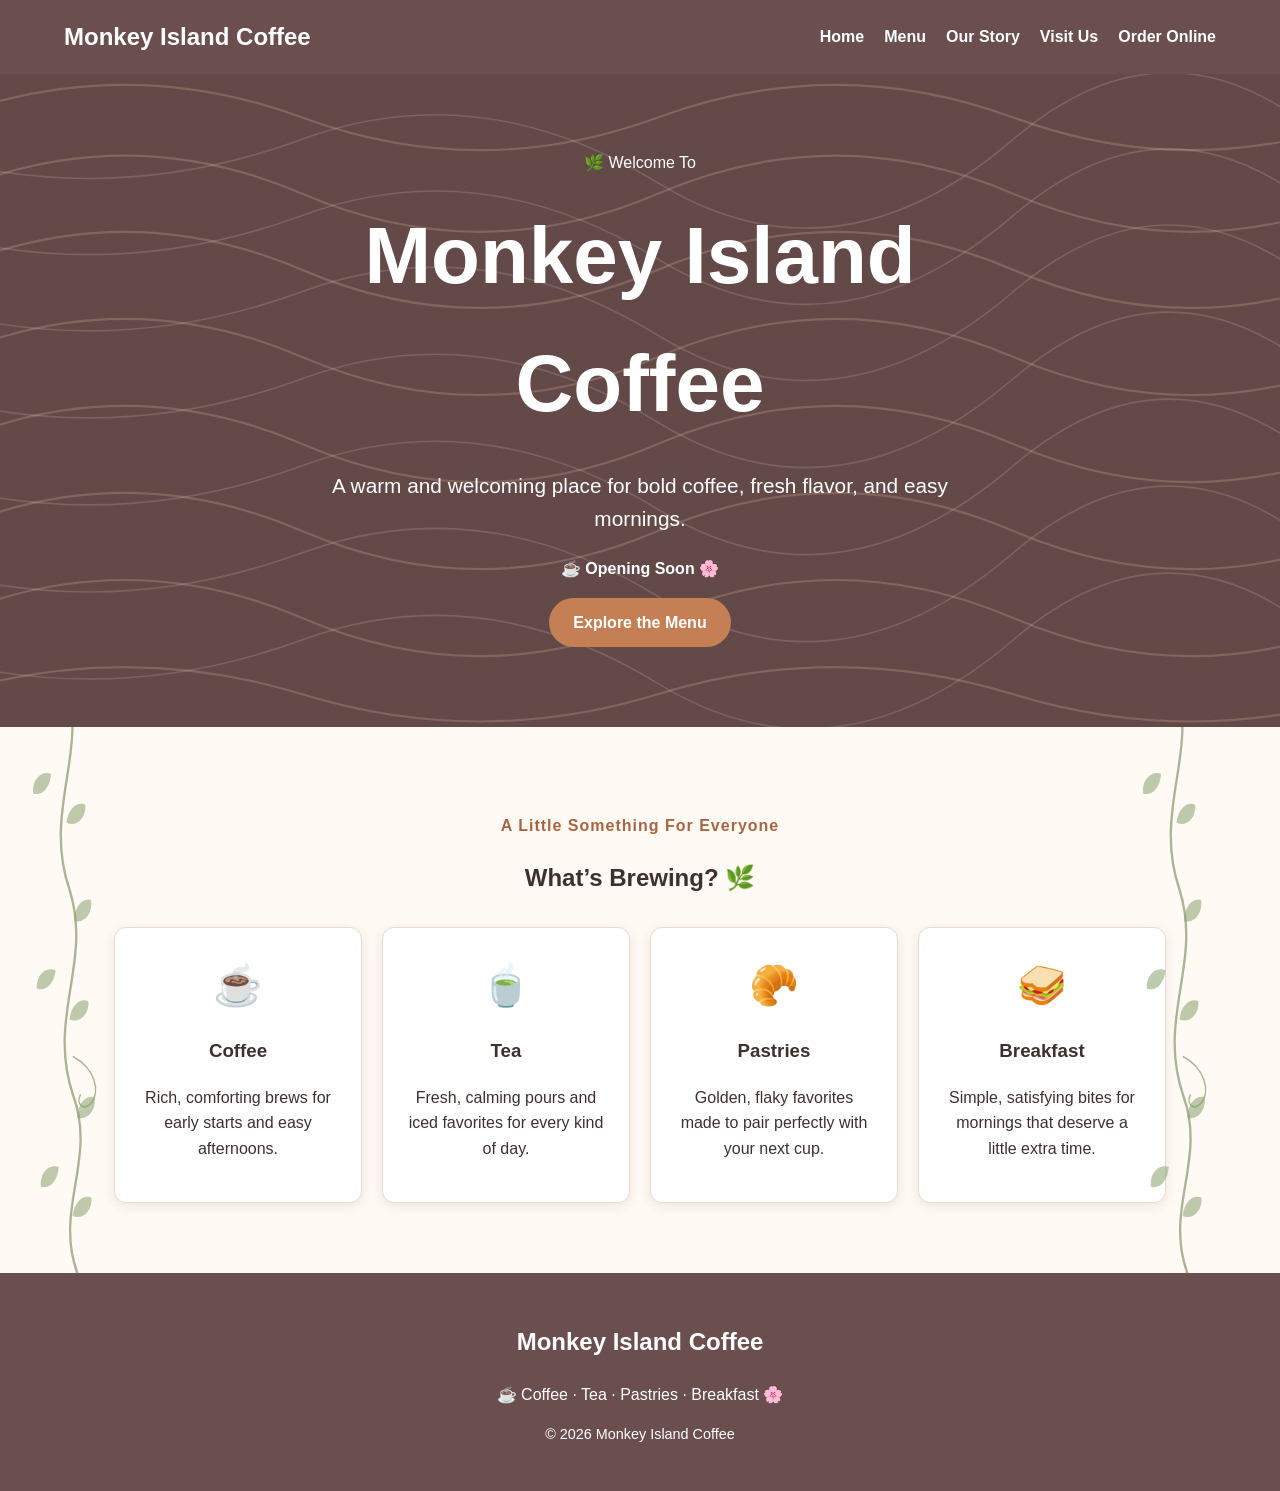
<file: index.html>
<!DOCTYPE html>
<html lang="en">
<head>
    <meta charset="UTF-8">
    <meta name="viewport" content="width=device-width, initial-scale=1.0">
    <title>Monkey Island Coffee</title>
    <link rel="stylesheet" href="css/style.css">
</head>
<body>
    <header>
        <nav class="navbar">
            <div class="logo">
                Monkey Island Coffee
            </div>

            <div class="nav-links">
                <a href="index.html">Home</a>
                <a href="menu.html">Menu</a>
                <a href="story.html">Our Story</a>
                <a href="visit.html">Visit Us</a>
                <a href="order.html">Order Online</a>
            </div>
        </nav>
    </header>

    <main>
        <svg class="hero-vines hero-vines-left" viewBox="0 0 220 1220" preserveAspectRatio="none" aria-hidden="true">
            <defs>
                <path id="vine-leaf" d="M0 0 C 8 -12 22 -14 30 -6 C 26 6 10 10 0 0 Z" />
            </defs>
            <path class="vine-stem" d="M30 -10 C 70 60 15 140 60 220 C 90 275 45 340 80 430 C 110 505 50 550 85 620 C 115 690 55 750 90 830 C 120 905 60 960 95 1040 C 125 1105 70 1155 100 1220" />
            <path class="vine-stem vine-tendril" d="M60 220 C 92 236 102 264 86 280 C 76 289 64 281 71 270" />
            <path class="vine-stem vine-tendril" d="M60 560 C 88 570 96 594 82 606 C 73 613 63 606 69 597" />
            <path class="vine-stem vine-tendril" d="M95 1000 C 123 1012 131 1036 117 1048 C 108 1055 98 1048 104 1039" />
            <use href="#vine-leaf" transform="translate(48 52) rotate(-32)" />
            <use href="#vine-leaf" transform="translate(33 96) rotate(152)" />
            <use href="#vine-leaf" transform="translate(50 148) rotate(-24)" />
            <use href="#vine-leaf" transform="translate(41 200) rotate(158)" />
            <use href="#vine-leaf" transform="translate(66 244) rotate(-36)" />
            <use href="#vine-leaf" transform="translate(62 300) rotate(150)" />
            <use href="#vine-leaf" transform="translate(70 356) rotate(-28)" />
            <use href="#vine-leaf" transform="translate(88 462) rotate(-30)" />
            <use href="#vine-leaf" transform="translate(64 512) rotate(152)" />
            <use href="#vine-leaf" transform="translate(82 560) rotate(-24)" />
            <use href="#vine-leaf" transform="translate(92 662) rotate(-32)" />
            <use href="#vine-leaf" transform="translate(66 712) rotate(150)" />
            <use href="#vine-leaf" transform="translate(86 762) rotate(-26)" />
            <use href="#vine-leaf" transform="translate(96 862) rotate(-34)" />
            <use href="#vine-leaf" transform="translate(72 912) rotate(154)" />
            <use href="#vine-leaf" transform="translate(90 962) rotate(-26)" />
            <use href="#vine-leaf" transform="translate(100 1062) rotate(-32)" />
            <use href="#vine-leaf" transform="translate(76 1112) rotate(150)" />
            <use href="#vine-leaf" transform="translate(94 1162) rotate(-26)" />
        </svg>
        <svg class="hero-vines hero-vines-right" viewBox="0 0 220 1220" preserveAspectRatio="none" aria-hidden="true">
            <defs>
                <path id="vine-leaf-r" d="M0 0 C 8 -12 22 -14 30 -6 C 26 6 10 10 0 0 Z" />
            </defs>
            <path class="vine-stem" d="M30 -10 C 70 60 15 140 60 220 C 90 275 45 340 80 430 C 110 505 50 550 85 620 C 115 690 55 750 90 830 C 120 905 60 960 95 1040 C 125 1105 70 1155 100 1220" />
            <path class="vine-stem vine-tendril" d="M60 220 C 92 236 102 264 86 280 C 76 289 64 281 71 270" />
            <path class="vine-stem vine-tendril" d="M60 560 C 88 570 96 594 82 606 C 73 613 63 606 69 597" />
            <path class="vine-stem vine-tendril" d="M95 1000 C 123 1012 131 1036 117 1048 C 108 1055 98 1048 104 1039" />
            <use href="#vine-leaf-r" transform="translate(48 52) rotate(-32)" />
            <use href="#vine-leaf-r" transform="translate(33 96) rotate(152)" />
            <use href="#vine-leaf-r" transform="translate(50 148) rotate(-24)" />
            <use href="#vine-leaf-r" transform="translate(41 200) rotate(158)" />
            <use href="#vine-leaf-r" transform="translate(66 244) rotate(-36)" />
            <use href="#vine-leaf-r" transform="translate(62 300) rotate(150)" />
            <use href="#vine-leaf-r" transform="translate(70 356) rotate(-28)" />
            <use href="#vine-leaf-r" transform="translate(88 462) rotate(-30)" />
            <use href="#vine-leaf-r" transform="translate(64 512) rotate(152)" />
            <use href="#vine-leaf-r" transform="translate(82 560) rotate(-24)" />
            <use href="#vine-leaf-r" transform="translate(92 662) rotate(-32)" />
            <use href="#vine-leaf-r" transform="translate(66 712) rotate(150)" />
            <use href="#vine-leaf-r" transform="translate(86 762) rotate(-26)" />
            <use href="#vine-leaf-r" transform="translate(96 862) rotate(-34)" />
            <use href="#vine-leaf-r" transform="translate(72 912) rotate(154)" />
            <use href="#vine-leaf-r" transform="translate(90 962) rotate(-26)" />
            <use href="#vine-leaf-r" transform="translate(100 1062) rotate(-32)" />
            <use href="#vine-leaf-r" transform="translate(76 1112) rotate(150)" />
            <use href="#vine-leaf-r" transform="translate(94 1162) rotate(-26)" />
        </svg>
        <section class="hero">
            <svg class="hero-waves" viewBox="0 0 1440 600" preserveAspectRatio="none" aria-hidden="true">
                <path d="M-60 40 Q 140 -20 340 40 T 740 40 T 1140 40 T 1540 40" />
                <path d="M-60 80 Q 140 120 340 60 T 740 100 T 1140 60 T 1540 100" />
                <path d="M-60 110 Q 140 40 340 110 T 740 110 T 1140 110 T 1540 110" />
                <path d="M-60 150 Q 140 190 340 130 T 740 170 T 1140 130 T 1540 170" />
                <path d="M-60 180 Q 140 110 340 180 T 740 180 T 1140 180 T 1540 180" />
                <path d="M-60 220 Q 140 260 340 200 T 740 240 T 1140 200 T 1540 240" />
                <path d="M-60 260 Q 140 190 340 260 T 740 260 T 1140 260 T 1540 260" />
                <path d="M-60 300 Q 140 340 340 280 T 740 320 T 1140 280 T 1540 320" />
                <path d="M-60 340 Q 140 270 340 340 T 740 340 T 1140 340 T 1540 340" />
                <path d="M-60 380 Q 140 420 340 360 T 740 400 T 1140 360 T 1540 400" />
                <path d="M-60 420 Q 140 350 340 420 T 740 420 T 1140 420 T 1540 420" />
                <path d="M-60 460 Q 140 500 340 440 T 740 480 T 1140 440 T 1540 480" />
                <path d="M-60 500 Q 140 430 340 500 T 740 500 T 1140 500 T 1540 500" />
                <path d="M-60 540 Q 140 580 340 520 T 740 560 T 1140 520 T 1540 560" />
                <path d="M-60 570 Q 140 520 340 570 T 740 570 T 1140 570 T 1540 570" />
            </svg>
            <div class="hero-content">
                <p class="welcome">🌿 Welcome To</p>
                <h1>Monkey Island Coffee</h1>
                <p class="tagline">A warm and welcoming place for bold coffee, fresh flavor, and easy mornings.</p>
                <p class="opening">☕ Opening Soon 🌸</p>
                <a class="button" href="menu.html">Explore the Menu</a>
            </div>
        </section>

        <section class="offers">
    <p class="section-label">A Little Something For Everyone</p>
    <h2>What’s Brewing? 🌿</h2>

    <div class="offer-container">
        <a class="offer-card" href="menu.html#coffee">
            <div class="icon">☕</div>
            <h3>Coffee</h3>
            <p>Rich, comforting brews for early starts and easy afternoons.</p>
        </a>

        <a class="offer-card" href="menu.html#tea">
            <div class="icon">🍵</div>
            <h3>Tea</h3>
            <p>Fresh, calming pours and iced favorites for every kind of day.</p>
        </a>

        <a class="offer-card" href="menu.html#pastries">
            <div class="icon">🥐</div>
            <h3>Pastries</h3>
            <p>Golden, flaky favorites made to pair perfectly with your next cup.</p>
        </a>

        <a class="offer-card" href="menu.html#breakfast">
            <div class="icon">🥪</div>
            <h3>Breakfast</h3>
            <p>Simple, satisfying bites for mornings that deserve a little extra time.</p>
        </a>
    </div>
        </section>
    </main>

    <footer>
        <h2>Monkey Island Coffee</h2>
        <p>☕ Coffee · Tea · Pastries · Breakfast 🌸</p>
        <p class="copyright">© 2026 Monkey Island Coffee</p>
    </footer>
</body>
</html>
</file>
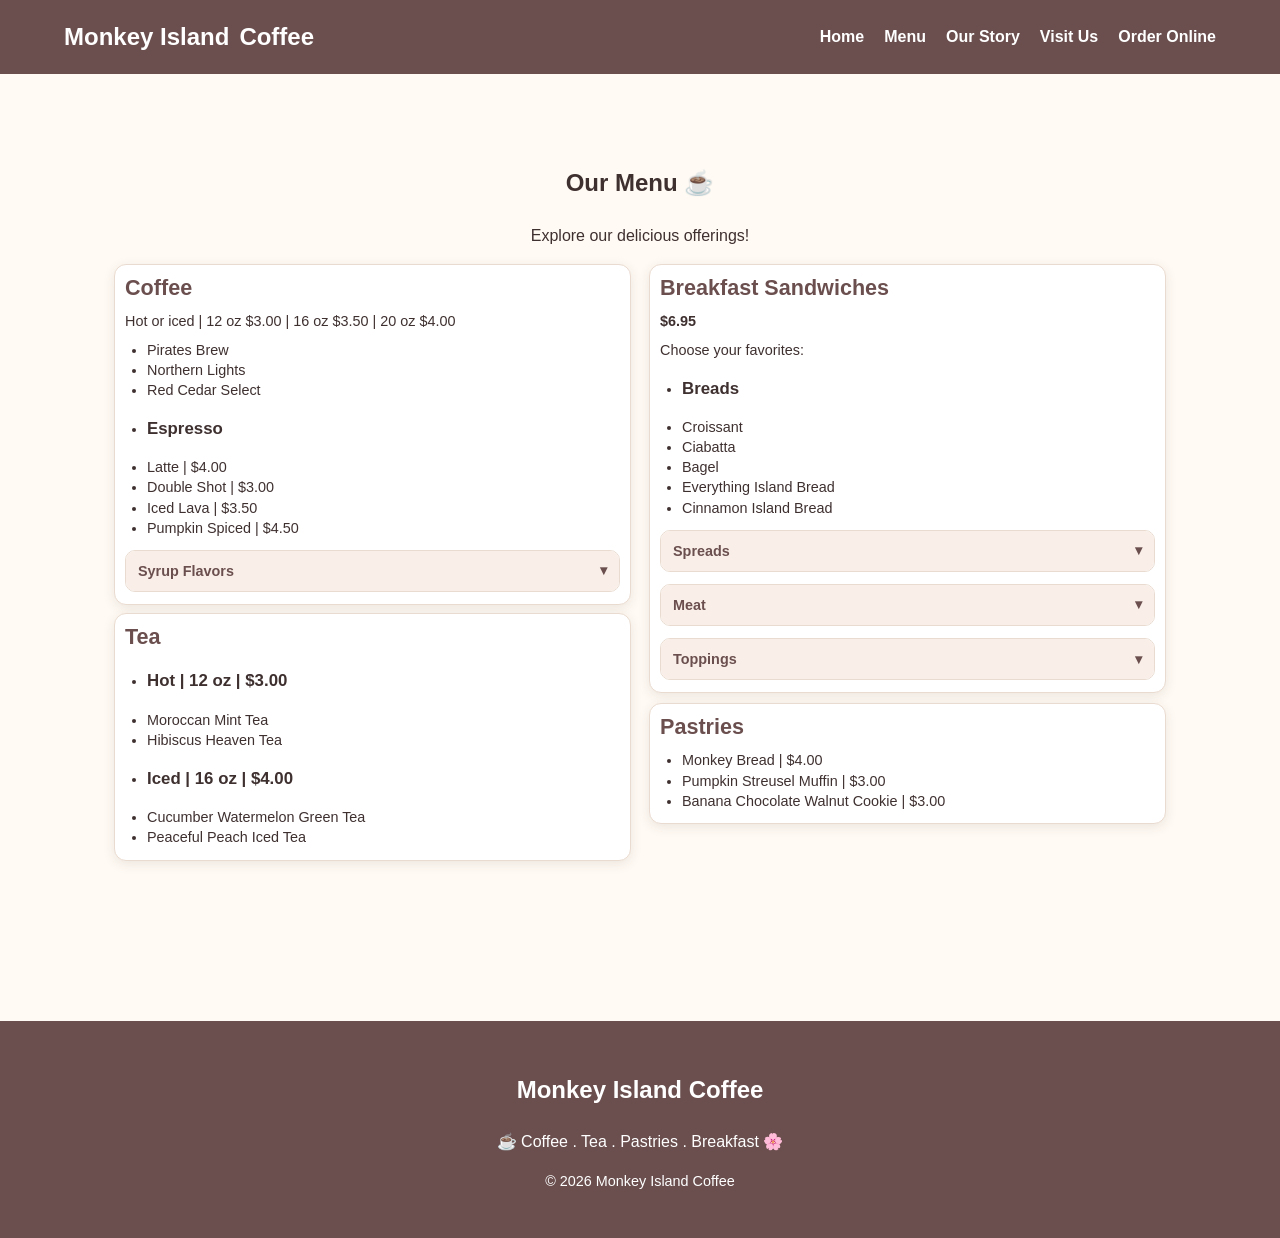
<file: menu.html>
<!DOCTYPE html>
<html lang="en">
<head>
    <meta charset="UTF-8">
    <meta name="viewport" content="width=device-width, initial-scale=1.0">
    <title>Menu - Monkey Island Coffee</title>
    <link rel="stylesheet" href="css/style.css">
</head>

<body>
    <!-- Navigation -->
    <header>
        <nav class="navbar">
            <div class="logo">
                Monkey Island
                <span>Coffee</span>
            </div>

            <div class="nav-links">
                <a href="index.html">Home</a>
                <a href="menu.html">Menu</a>
                <a href="story.html">Our Story</a>
                <a href="visit.html">Visit Us</a>
                <a href="order.html">Order Online</a>
            </div>
        </nav>
    </header>

    <!-- Menu Section -->
    <section class="menu">
        <h1>Our Menu ☕</h1>
        <p>Explore our delicious offerings!</p>

        <div class="menu-grid">
            <div id="coffee" class="menu-category">
                <h2>Coffee</h2>
                <p>Hot or iced | 12 oz $3.00 | 16 oz $3.50 | 20 oz $4.00</p>
                <ul>
                    <li>Pirates Brew</li>
                    <li>Northern Lights</li>
                    <li>Red Cedar Select</li>

                    <li><h3>Espresso</h3></li>
                    <li>Latte | $4.00</li>
                    <li>Double Shot | $3.00</li>   
                    <li>Iced Lava  | $3.50</li>
                    <li>Pumpkin Spiced  | $4.50</li>
                </ul>

                <details class="menu-dropdown">
                    <summary>Syrup Flavors</summary>
                    <ul>
                        <li>Dubai Chocolate</li>
                        <li>Maple Vanilla</li>
                        <li>White Chocolate</li>
                        <li>Mocha</li>
                        <li>Mexican Cinnamon</li>
                        <li>Dulce De Leche Pumpkin Patch (Pumpkin Spice)</li>
                        <li>Almond Horchata</li>
                        <li>Pumpkin Pie</li>
                        <li>Pistachio</li>
                        <li>Salted Caramel</li>
                        <li>Vanilla</li>
                        <li>White Peach</li>
                        <li>Banana</li>
                    </ul>
                </details>
            </div>

            <div id="tea" class="menu-category">
                <h2>Tea</h2>
                <ul>
                    <li><h3>Hot | 12 oz | $3.00</h3></li>
                    <li>Moroccan Mint Tea</li>
                    <li>Hibiscus Heaven Tea</li>
                    <li><h3>Iced | 16 oz | $4.00</h3></li>
                    <li>Cucumber Watermelon Green Tea</li>
                    <li>Peaceful Peach Iced Tea</li>
                </ul>
            </div>

            <div id="breakfast" class="menu-category">
                <h2>Breakfast Sandwiches</h2>
                <p><strong>$6.95</strong></p>
                <p>Choose your favorites:</p>
                <ul>
                    <li><h3>Breads</h3></li>
                    <li>Croissant</li>
                    <li>Ciabatta</li>
                    <li>Bagel</li>
                    <li>Everything Island Bread</li>
                    <li>Cinnamon Island Bread</li>
                </ul>

                <details class="menu-dropdown">
                    <summary>Spreads</summary>
                    <ul>
                        <li>Butter</li>
                        <li>Cream Cheese</li>
                        <li>Hummus</li>
                        <li>Peanut Butter</li>
                    </ul>
                </details>

                <details class="menu-dropdown">
                    <summary>Meat</summary>
                    <ul>
                        <li>Bacon</li>
                        <li>Sausage</li>
                        <li>Lox (Salmon)</li>
                    </ul>
                </details>

                <details class="menu-dropdown">
                    <summary>Toppings</summary>
                    <ul>
                        <li>Olives</li>
                        <li>Egg</li>
                        <li>Cheese</li>
                    </ul>
                </details>
            </div>

            <div id="pastries" class="menu-category small-card">
                <h2>Pastries</h2>
                <ul>
                    <li>Monkey Bread | $4.00</li>
                    <li>Pumpkin Streusel Muffin | $3.00</li>
                    <li>Banana Chocolate Walnut Cookie | $3.00</li>
                </ul>
            </div>
        </div>
    </section>

    <!-- Footer -->
    <footer>
        <h2>Monkey Island Coffee</h2>
        <p>☕ Coffee . Tea . Pastries . Breakfast 🌸</p>
        <p class="copyright">© 2026 Monkey Island Coffee</p>
    </footer>
</body>
</html>
</file>
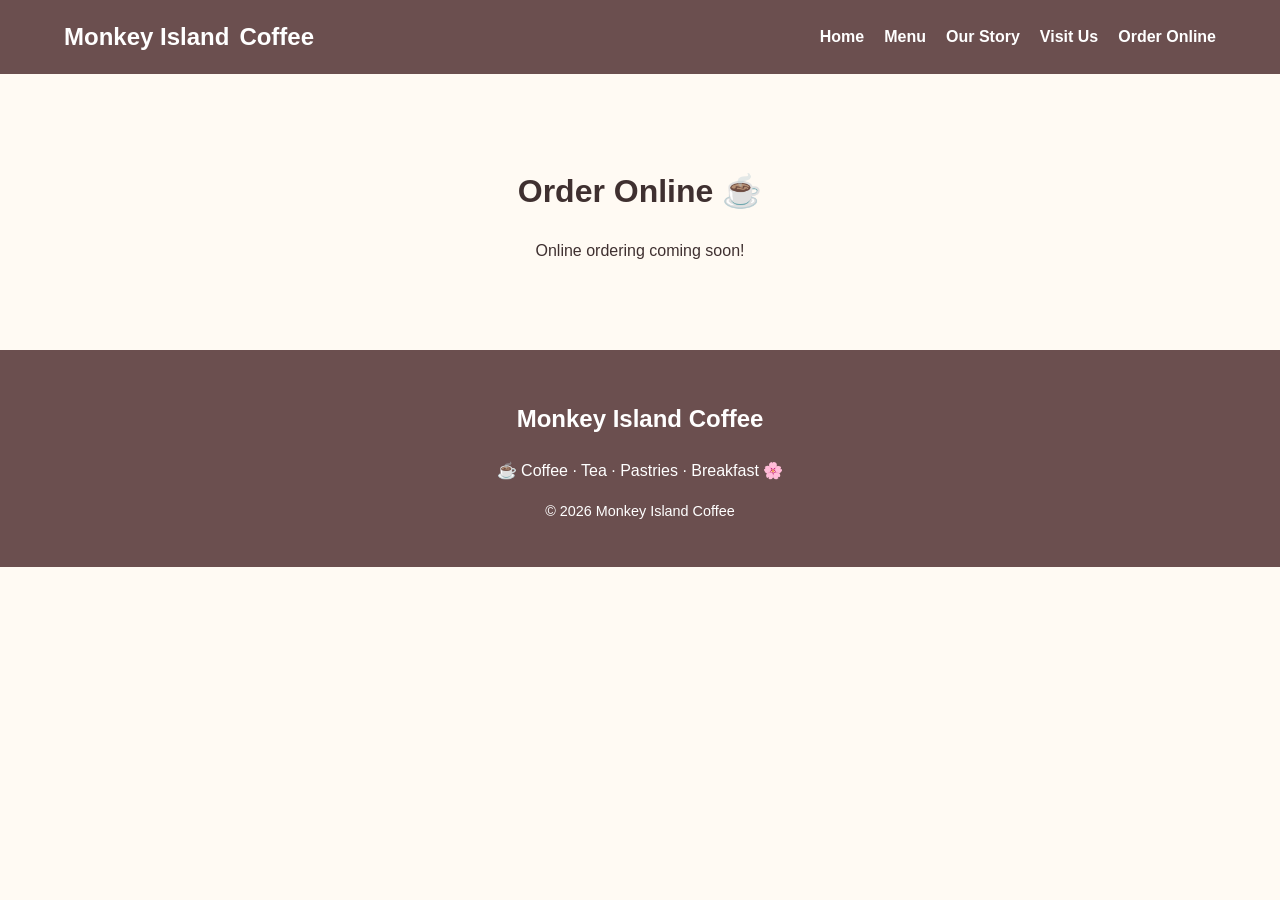
<file: order.html>
<!DOCTYPE html>
<html lang="en">
<head>
    <meta charset="UTF-8">
    <meta name="viewport" content="width=device-width, initial-scale=1.0">
    <title>Order Online - Monkey Island Coffee</title>
    <link rel="stylesheet" href="css/style.css">
</head>
<body>
    <header>
        <nav class="navbar">
            <div class="logo">Monkey Island <span>Coffee</span></div>
            <div class="nav-links">
                <a href="index.html">Home</a>
                <a href="menu.html">Menu</a>
                <a href="story.html">Our Story</a>
                <a href="visit.html">Visit Us</a>
                <a href="order.html">Order Online</a>
            </div>
        </nav>
    </header>

    <main class="order">
        <h1>Order Online ☕</h1>
        <p>Online ordering coming soon!</p>
    </main>

    <footer>
        <h2>Monkey Island Coffee</h2>
        <p>☕ Coffee · Tea · Pastries · Breakfast 🌸</p>
        <p class="copyright">© 2026 Monkey Island Coffee</p>
    </footer>
</body>
</html>
</file>
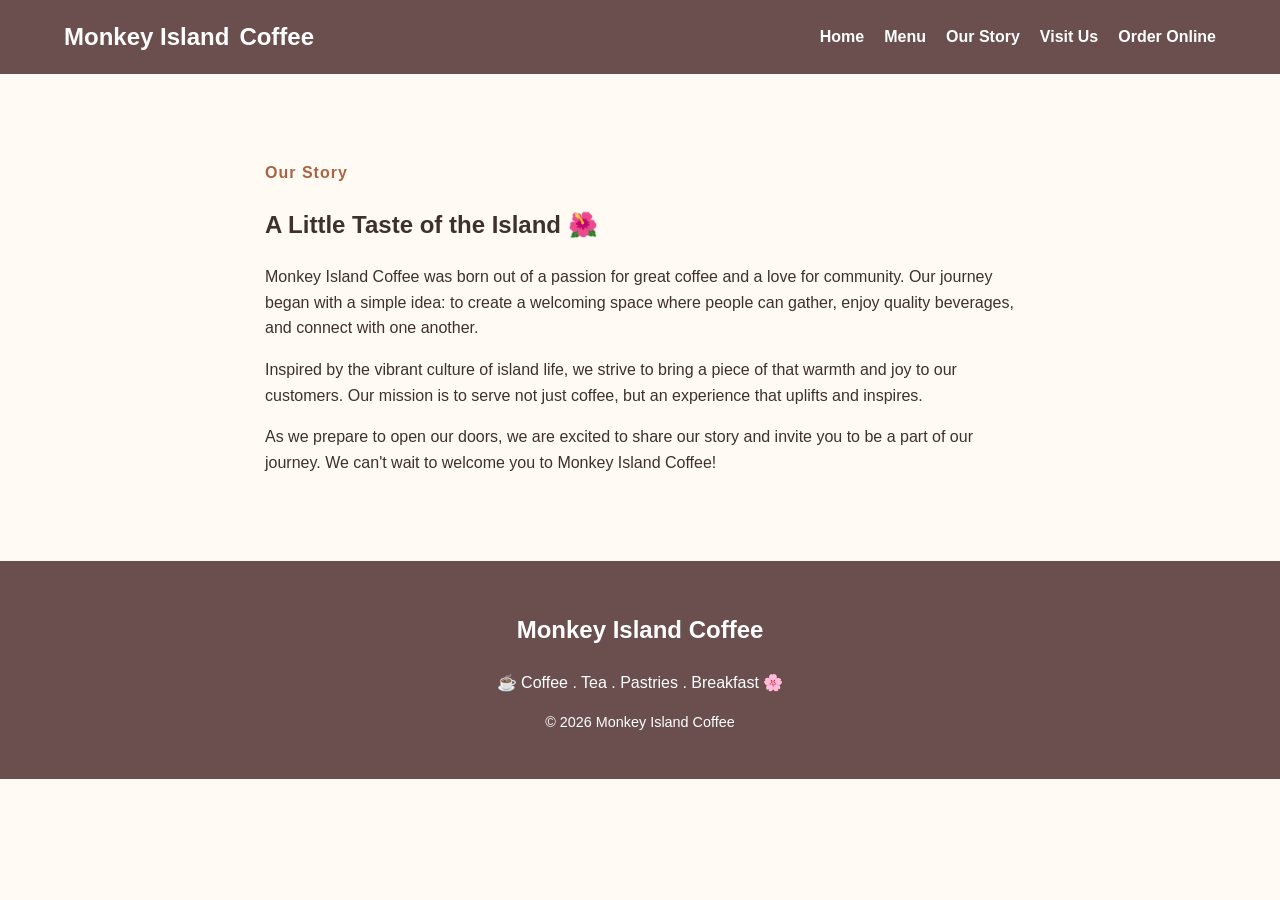
<file: story.html>
<!DOCTYPE html>
<html lang="en">
<head>
    <meta charset="UTF-8">
    <meta name="viewport" content="width=device-width, initial-scale=1.0">
    <title>Our Story - Monkey Island Coffee</title>
    <link rel="stylesheet" href="css/style.css">
</head>

<body>
    <!-- Navigation -->
    <header>
        <nav class="navbar">
            <div class="logo">
                Monkey Island
                <span>Coffee</span>
            </div>

            <div class="nav-links">
                <a href="index.html">Home</a>
                <a href="menu.html">Menu</a>
                <a href="story.html">Our Story</a>
                <a href="visit.html">Visit Us</a>
                <a href="order.html">Order Online</a>
            </div>
        </nav>
    </header>

    <!-- Story Section -->
    <section class="story">
        <div class="story-content">
            <p class="section-label">Our Story</p>
            <h2>A Little Taste of the Island 🌺</h2>
            <p>Monkey Island Coffee was born out of a passion for great coffee and a love for community. Our journey began with a simple idea: to create a welcoming space where people can gather, enjoy quality beverages, and connect with one another.</p>
            <p>Inspired by the vibrant culture of island life, we strive to bring a piece of that warmth and joy to our customers. Our mission is to serve not just coffee, but an experience that uplifts and inspires.</p>
            <p>As we prepare to open our doors, we are excited to share our story and invite you to be a part of our journey. We can't wait to welcome you to Monkey Island Coffee!</p>
        </div>
    </section>

    <!-- Footer -->
    <footer>
        <h2>Monkey Island Coffee</h2>
        <p>☕ Coffee . Tea . Pastries . Breakfast 🌸</p>
        <p class="copyright">© 2026 Monkey Island Coffee</p>
    </footer>
</body>
</html>
</file>
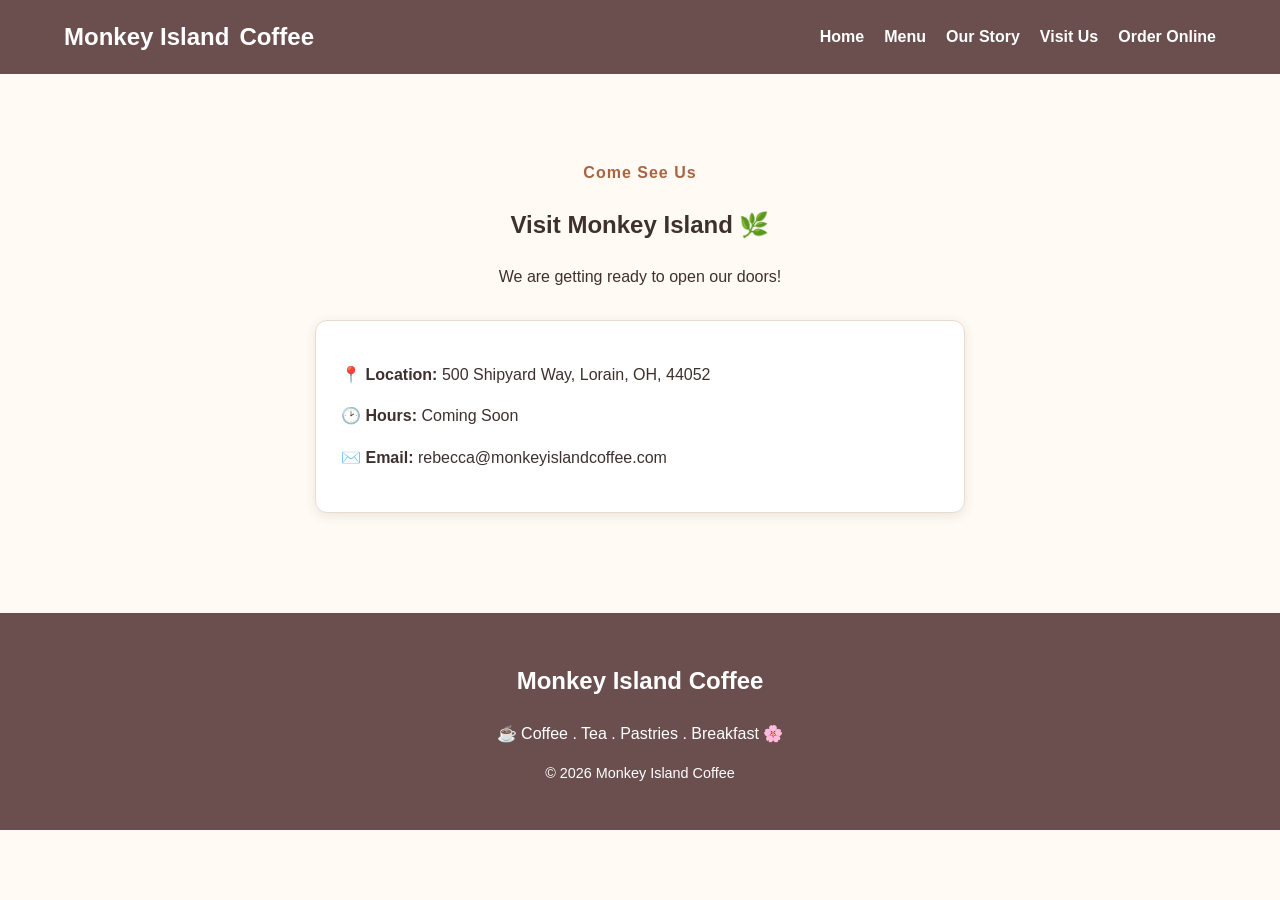
<file: visit.html>
<!DOCTYPE html>
<html lang="en">
<head>
    <meta charset="UTF-8">
    <meta name="viewport" content="width=device-width, initial-scale=1.0">
    <title>Visit Us - Monkey Island Coffee</title>
    <link rel="stylesheet" href="css/style.css">
</head>

<body>
    <!-- Navigation -->
    <header>
        <nav class="navbar">
            <div class="logo">
                Monkey Island
                <span>Coffee</span>
            </div>

            <div class="nav-links">
                <a href="index.html">Home</a>
                <a href="menu.html">Menu</a>
                <a href="story.html">Our Story</a>
                <a href="visit.html">Visit Us</a>
                <a href="order.html">Order Online</a>
            </div>
        </nav>
    </header>

    <!-- Visit Section -->
    <section class="visit">
        <p class="section-label">Come See Us</p>
        <h2>Visit Monkey Island 🌿</h2>
        <p>We are getting ready to open our doors!</p>

        <div class="visit-info">
            <p>📍 <strong>Location:</strong> 500 Shipyard Way, Lorain, OH, 44052</p>
            <p>🕑 <strong>Hours:</strong> Coming Soon</p>
            <p>✉️ <strong>Email:</strong> rebecca@monkeyislandcoffee.com</p>
        </div>
    </section>

    <!-- Footer -->
    <footer>
        <h2>Monkey Island Coffee</h2>
        <p>☕ Coffee . Tea . Pastries . Breakfast 🌸</p>
        <p class="copyright">© 2026 Monkey Island Coffee</p>
    </footer>
</body>
</html>
</file>
<file: css/style.css>
* {
    box-sizing: border-box;
}

body {
    margin: 0;
    color: #3f3030;
    background: #fffaf3;
    font-family: Arial, sans-serif;
    line-height: 1.6;
}

header,
footer {
    color: white;
    background: #6b4f4f;
}

header {
    position: relative;
    z-index: 3;
}

main {
    position: relative;
}

.navbar {
    display: flex;
    align-items: center;
    justify-content: space-between;
    max-width: 1200px;
    margin: auto;
    padding: 18px 24px;
}

.logo {
    display: flex;
    align-items: center;
    gap: 10px;
    font-size: 24px;
    font-weight: bold;
}

.nav-links {
    display: flex;
    flex-wrap: wrap;
    gap: 20px;
}

.nav-links a {
    color: white;
    font-weight: bold;
    text-decoration: none;
}

.nav-links a:hover {
    color: #f4c7a1;
}

.hero {
    position: relative;
    display: grid;
    min-height: 520px;
    padding: 60px 20px 80px;
    color: white;
    text-align: center;
    place-items: center;
    overflow: hidden;
    background: linear-gradient(rgba(65, 43, 43, .6), rgba(65, 43, 43, .6)), #987575;
}

.hero-waves {
    position: absolute;
    inset: 0;
    width: 100%;
    height: 100%;
    pointer-events: none;
}

.hero-waves path {
    fill: none;
    stroke: rgba(244, 199, 161, .22);
    stroke-width: 2;
    animation: wave-drift 14s ease-in-out infinite alternate;
}

.hero-waves path:nth-child(even) {
    stroke: rgba(255, 250, 243, .14);
    stroke-width: 1.5;
    animation-duration: 18s;
    animation-direction: alternate-reverse;
}

.hero-waves path:nth-child(4n-1) {
    animation-duration: 16s;
}

.hero-waves path:nth-child(4n+1) {
    animation-duration: 21s;
}

@keyframes wave-drift {
    from { transform: translateX(-25px); }
    to   { transform: translateX(25px); }
}

.hero-vines {
    position: absolute;
    top: 0;
    width: 170px;
    height: 100%;
    pointer-events: none;
}

.hero-vines .vine-stem {
    fill: none;
    stroke: rgba(125, 143, 100, .65);
    stroke-width: 3;
    stroke-linecap: round;
}

.hero-vines .vine-tendril {
    stroke-width: 1.8;
}

.hero-vines use {
    fill: rgba(135, 160, 110, .55);
}

.hero-vines-left {
    left: 0;
    transform-origin: 50% 0;
    animation: vine-sway-left 9s ease-in-out infinite alternate;
}

.hero-vines-right {
    right: 0;
    transform-origin: 50% 0;
    animation: vine-sway-right 11s ease-in-out infinite alternate;
}

@keyframes vine-sway-left {
    from { transform: rotate(-1.6deg); }
    to   { transform: rotate(1.6deg); }
}

@keyframes vine-sway-right {
    from { transform: scaleX(-1) rotate(-1.6deg); }
    to   { transform: scaleX(-1) rotate(1.6deg); }
}

@media (max-width: 640px) {
    .hero-vines { width: 100px; }
}

.hero-content {
    position: relative;
    z-index: 1;
    max-width: 700px;
}

.hero h1 {
    margin: 10px 0;
    font-size: clamp(2.5rem, 7vw, 5rem);
}

.tagline {
    font-size: 1.3rem;
}

.opening {
    font-weight: bold;
}

.button {
    display: inline-block;
    padding: 12px 24px;
    border-radius: 25px;
    color: white;
    background: #c47f55;
    font-weight: bold;
    text-decoration: none;
}

.button:hover {
    background: #a96543;
}

.offers,
.experience,
.story,
.menu,
.visit,
.order {
    max-width: 1100px;
    margin: auto;
    padding: 70px 24px;
    text-align: center;
}

.section-label {
    color: #a96543;
    font-weight: bold;
    letter-spacing: 1px;
}

.offer-container,
.feature-grid {
    display: grid;
    grid-template-columns: repeat(4, 1fr);
    gap: 20px;
    margin-top: 30px;
}

.feature-grid {
    grid-template-columns: repeat(3, 1fr);
}

.offer-card,
.feature-card,
.menu-category,
.visit-info,
.order-form {
    padding: 25px;
    border: 1px solid #eadbd0;
    border-radius: 12px;
    background: white;
    box-shadow: 0 3px 12px rgba(63, 48, 48, .1);
}

.offer-card {
    color: inherit;
    text-decoration: none;
}

.offer-card:hover {
    transform: translateY(-4px);
}

.icon,
.feature-icon {
    font-size: 2.5rem;
}

.menu-grid {
    display: grid;
    grid-template-columns: 1fr 1fr;
    column-gap: 18px;
    row-gap: 10px;
    margin-top: 14px;
    align-items: start;
}

.menu-category {
    display: block;
    width: 100%;
    min-height: 120px;
    margin: 0;
    padding: 10px 12px 14px;
    text-align: left;
}

#coffee {
    grid-column: 1;
    grid-row: 1;
    min-height: 170px;
}

#tea {
    grid-column: 1;
    grid-row: 2;
    transform: translateY(-90px);
    transition: transform 0.3s ease;
}

#coffee:has(details[open]) ~ #tea {
    transform: translateY(0);
}

#breakfast {
    grid-column: 2;
    grid-row: 1;
    align-self: start;
    min-height: 90px;
}

#pastries {
    grid-column: 2;
    grid-row: 2;
}

#coffee:has(details[open]) ~ #pastries {
    transform: translateY(-193px);
}

#breakfast:has(details[open]) ~ #pastries {
    transform: translateY(0);
}

.menu-category h2 {
    margin-top: 0;
    margin-bottom: 8px;
    color: #6b4f4f;
}

.menu-category p {
    margin: 0 0 8px;
}

.menu-category ul {
    padding-left: 22px;
    margin: 0;
}

.menu-dropdown {
    margin-top: 12px;
    border: 1px solid #eadbd0;
    border-radius: 10px;
    background: #fffaf6;
    overflow: hidden;
}

.menu-dropdown summary {
    display: flex;
    align-items: center;
    justify-content: space-between;
    padding: 12px 14px;
    cursor: pointer;
    list-style: none;
    color: #6b4f4f;
    font-weight: bold;
    background: #f9efe8;
    transition: background 0.2s;
}

.menu-dropdown summary::after {
    content: "▾";
    font-size: 0.85rem;
    transition: transform 0.2s;
}

.menu-dropdown summary:hover {
    background: #f3e3d3;
}

.menu-dropdown summary::-webkit-details-marker {
    display: none;
}

.menu-dropdown[open] summary {
    border-bottom: 1px solid #eadbd0;
    background: #f3e3d3;
}

.menu-dropdown[open] summary::after {
    transform: rotate(180deg);
}

.menu-dropdown ul {
    padding: 10px 18px 14px 36px;
    margin: 0;
}

.story-content {
    max-width: 750px;
    margin: auto;
    text-align: left;
}

.visit-info {
    max-width: 650px;
    margin: 30px auto;
    text-align: left;
}

footer {
    margin-top: 0px;
    padding: 30px 20px;
    text-align: center;
}

.copyright {
    font-size: .9rem;
}

@media (min-width: 801px) {
    .menu-category {
        min-height: 100px;
        padding: 8px 10px 12px;
        font-size: .9rem;
        line-height: 1.4;
    }

    #breakfast {
        min-height: 80px;
        align-self: start;
    }

    .menu-dropdown summary {
        padding: 10px 12px;
        font-size: .9rem;
    }

    .menu-dropdown ul {
        padding: 8px 14px 10px 32px;
    }
}

@media (max-width: 800px) {
    .navbar {
        flex-direction: column;
        gap: 15px;
        text-align: center;
    }

    .offer-container,
    .feature-grid {
        grid-template-columns: repeat(2, 1fr);
    }
}

@media (max-width: 520px) {
    .navbar {
        align-items: stretch;
        gap: 10px;
        padding: 14px 16px 12px;
        text-align: left;
    }

    .logo {
        justify-content: center;
        font-size: 21px;
    }

    .nav-links {
        flex-wrap: nowrap;
        gap: 18px;
        overflow-x: auto;
        padding: 2px 2px 5px;
        scrollbar-width: none;
    }

    .nav-links::-webkit-scrollbar {
        display: none;
    }

    .nav-links a {
        flex: 0 0 auto;
        font-size: .9rem;
    }

    .hero {
        min-height: 440px;
        padding: 48px 18px 58px;
    }

    .hero h1 {
        font-size: clamp(2.2rem, 12vw, 3.5rem);
        line-height: 1.1;
    }

    .tagline {
        font-size: 1.05rem;
    }

    .offers,
    .experience,
    .story,
    .menu,
    .visit,
    .order {
        padding: 48px 16px;
    }

    .offer-container,
    .feature-grid {
        grid-template-columns: 1fr;
    }

    .menu-grid {
        grid-template-columns: 1fr;
        gap: 16px;
    }

    .menu-category {
        display: block;
        width: 100%;
        min-height: 0;
        margin: 0;
        padding: 20px 18px;
    }

    #coffee,
    #tea,
    #breakfast,
    #pastries {
        grid-column: auto;
        grid-row: auto;
        transform: none;
    }

    .visit-info {
        padding: 20px 18px;
    }
}
</file>
